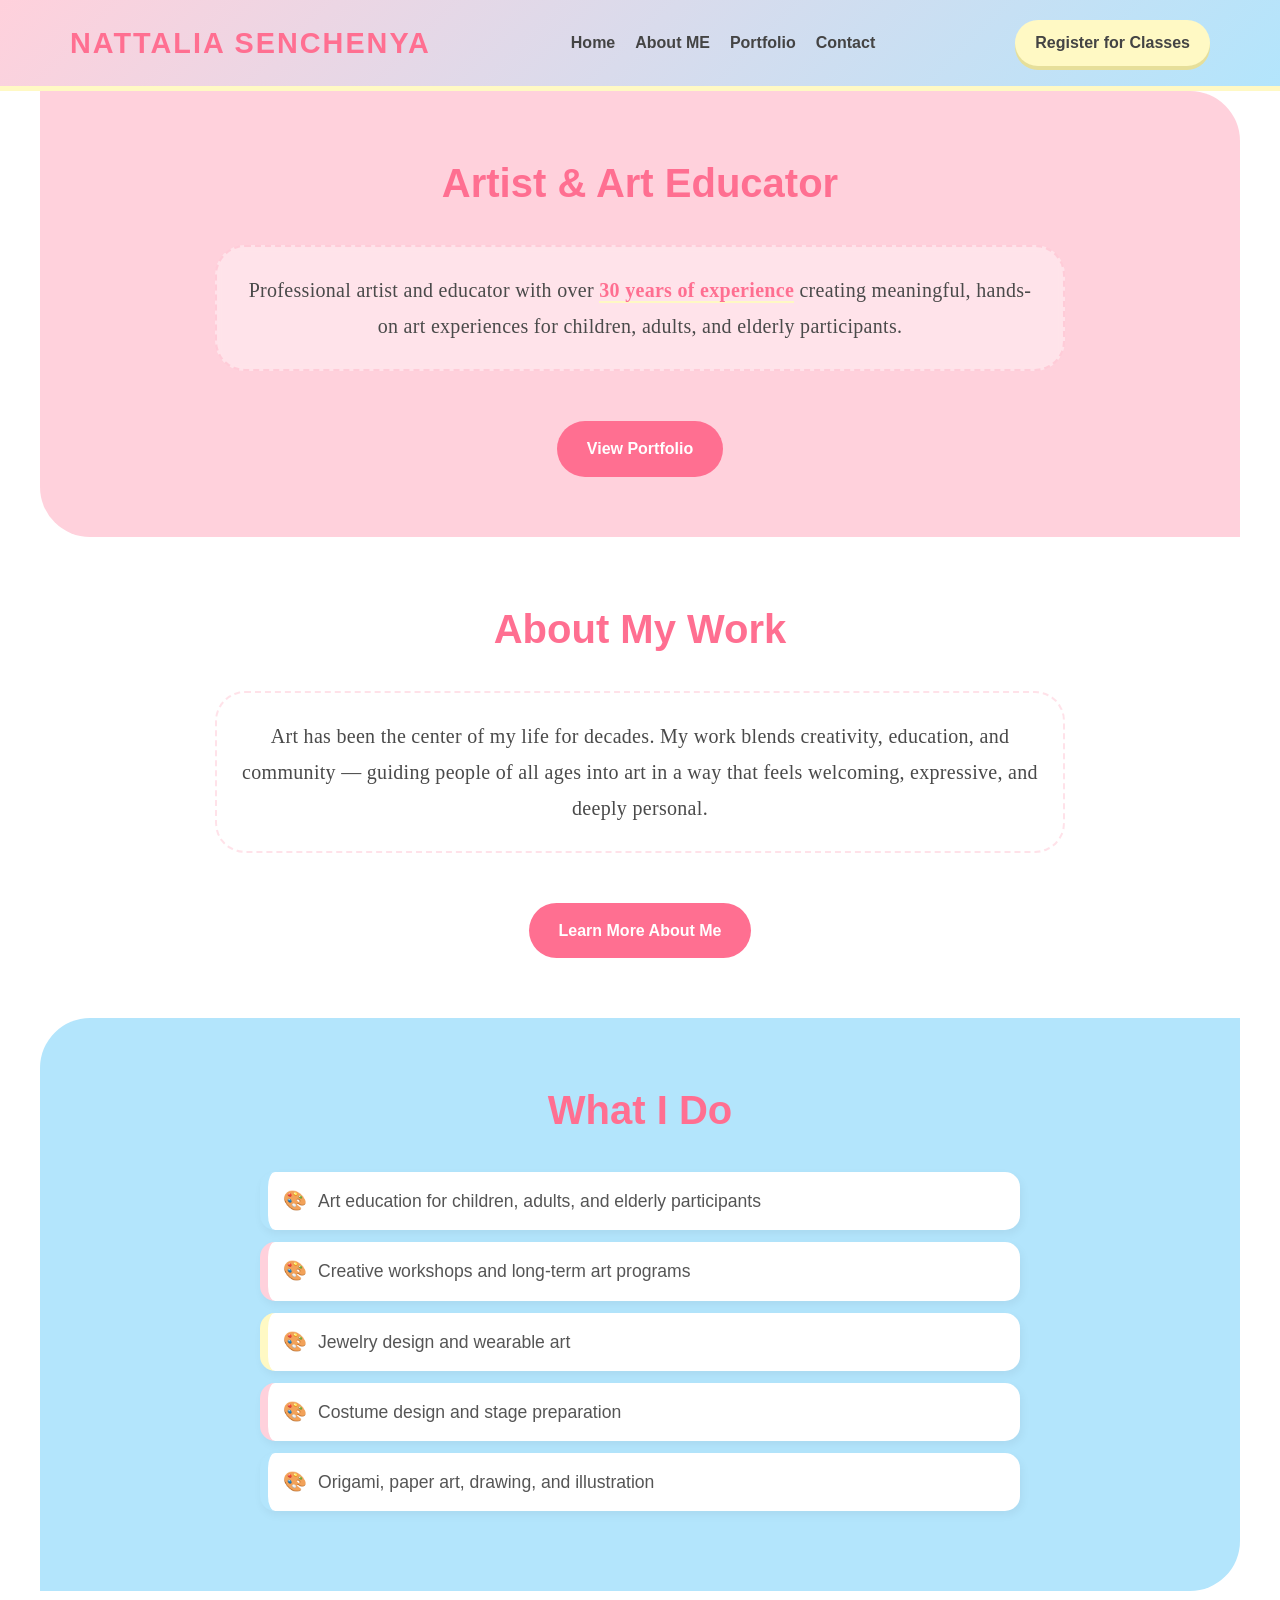
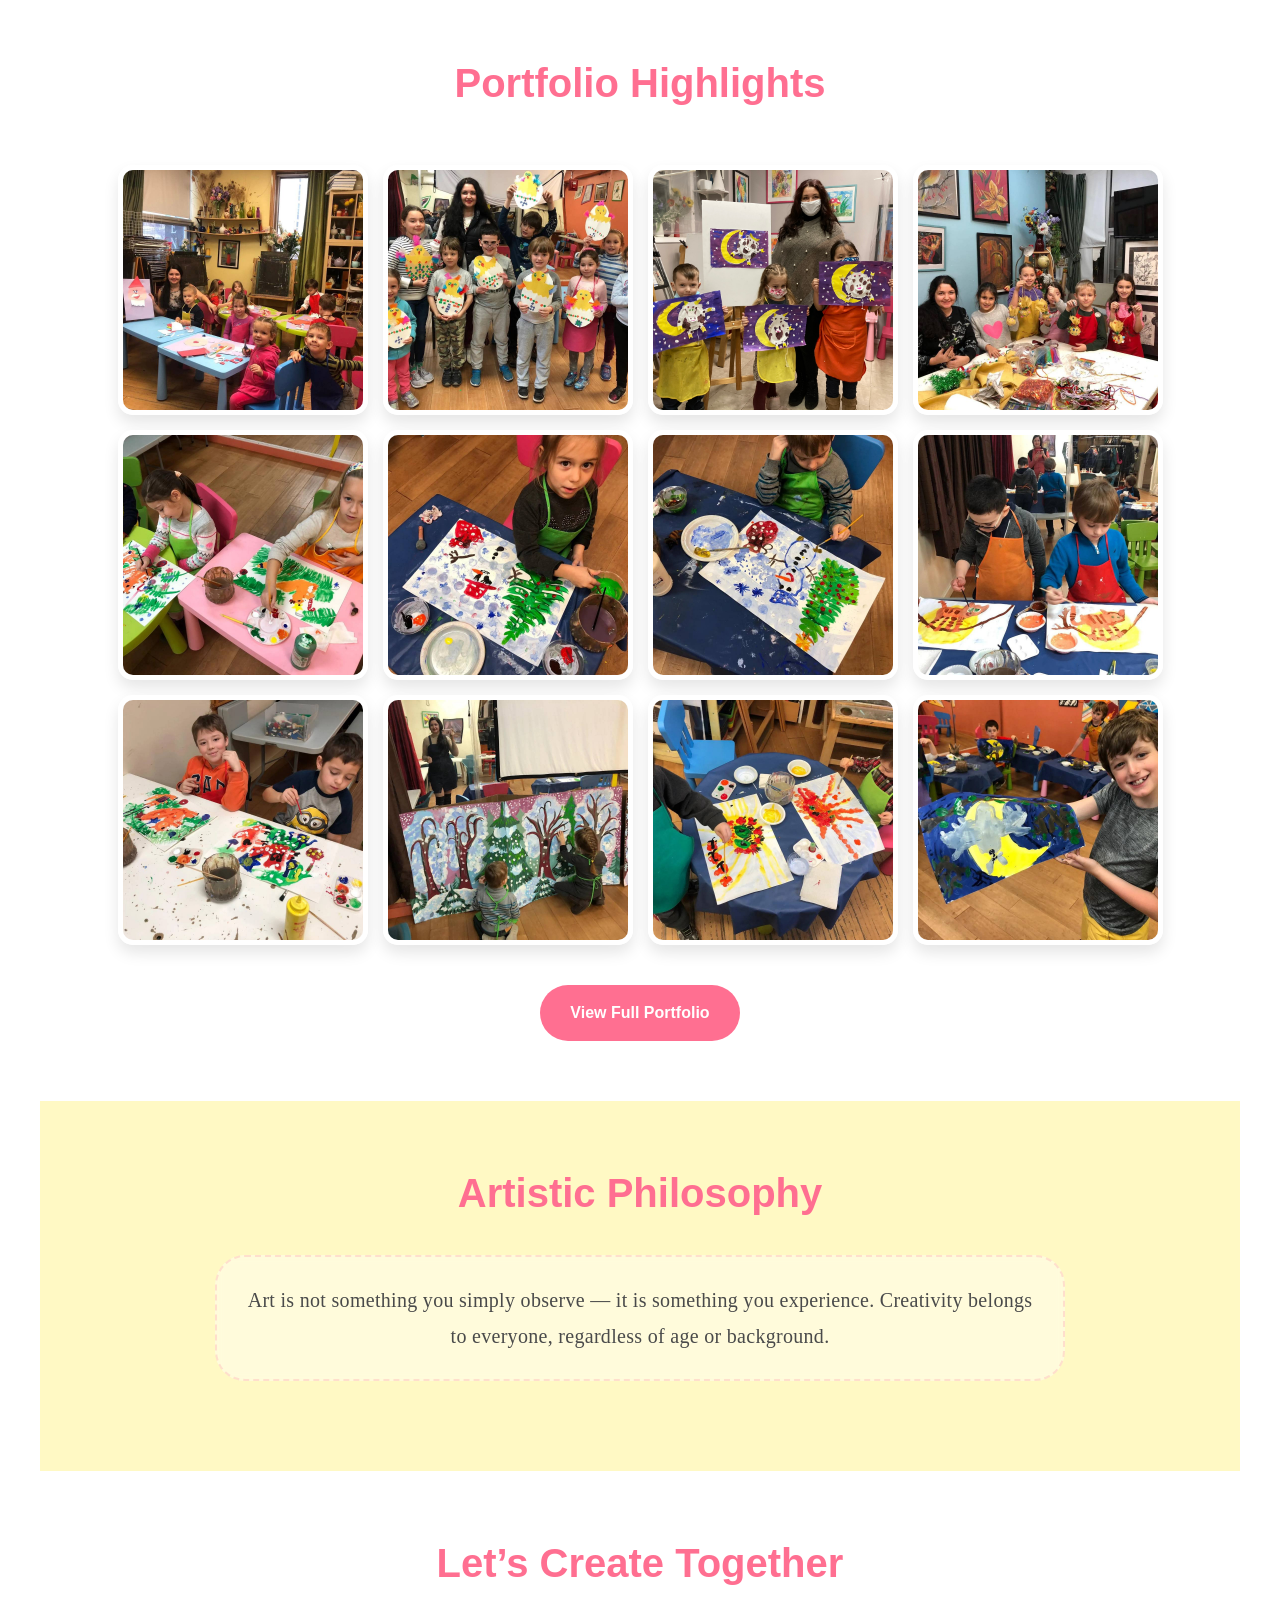
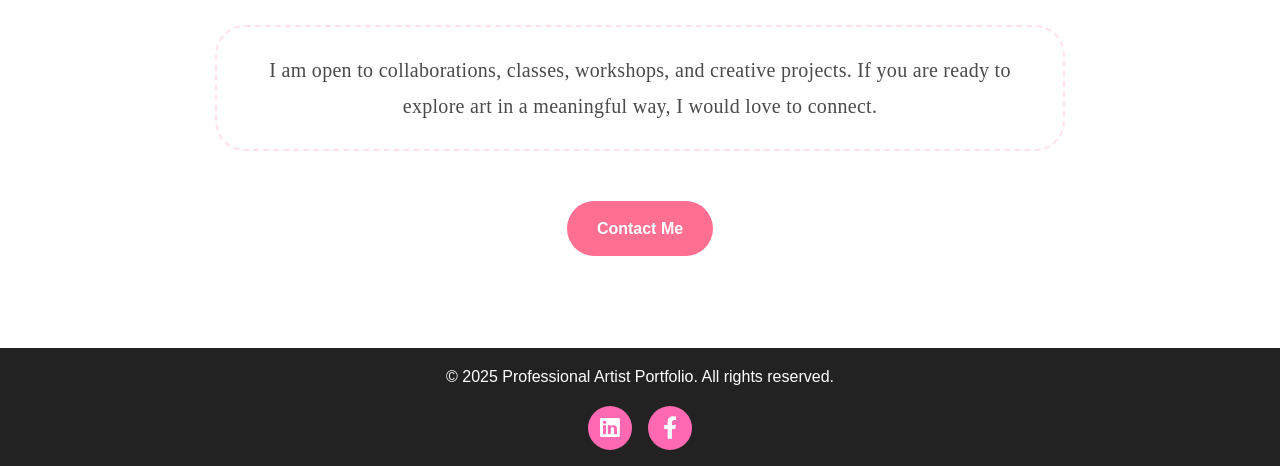
<file: index.html>
<!DOCTYPE html>
<html lang="en">
<head>
  <meta charset="UTF-8" />
  <meta name="viewport" content="width=device-width, initial-scale=1.0" />
  <title>Nattalia Senchenya | Artist & Art Educator</title>

  <meta name="description" content="Artist and art educator with over 30 years of experience creating meaningful art experiences for children, adults, and elderly participants." />

  <link rel="stylesheet" href="style.css">
  <link rel="stylesheet" href="https://cdnjs.cloudflare.com/ajax/libs/font-awesome/5.14.0/css/all.min.css" />
</head>

<body>
<script src="gallery.js"></script> 
<!-- HEADER / NAVIGATION -->
<header>
  <nav class="main-nav">

    <div class="artist-name">Nattalia Senchenya</div>

    <ul class="nav-links">
      <li><a href="index.html" aria-current="page">Home</a></li>
      <li><a href="about.html">About ME</a></li>
      <li><a href="portfolio.html">Portfolio</a></li>
      <li><a href="contact.html">Contact</a></li>
    </ul>

    <a href="services.html" class="register-btn">Register for Classes</a>
  </nav>
</header>

<main>

  <!-- HERO / INTRO -->
  <section class="accent-2">
    <h1 class="section-title">Artist & Art Educator</h1>

    <p class="section_paragraph">
      Professional artist and educator with over <strong>30 years of experience</strong>
      creating meaningful, hands-on art experiences for children, adults, and elderly participants.
    </p>

    <center>
      <a href="portfolio.html" class="resume-btn">View Portfolio</a>
    </center>
  </section>

  <!-- ABOUT SUMMARY -->
  <section>
    <h2 class="section-title">About My Work</h2>

    <p class="section_paragraph">
      Art has been the center of my life for decades. My work blends creativity,
      education, and community — guiding people of all ages into art in a way that
      feels welcoming, expressive, and deeply personal.
    </p>

    <center>
      <a href="about.html" class="resume-btn">Learn More About Me</a>
    </center>
  </section>

  <!-- WHAT I DO -->
  <section class="accent-1">
    <h2 class="section-title">What I Do</h2>

    <ul class="art-list">
      <li>Art education for children, adults, and elderly participants</li>
      <li>Creative workshops and long-term art programs</li>
      <li>Jewelry design and wearable art</li>
      <li>Costume design and stage preparation</li>
      <li>Origami, paper art, drawing, and illustration</li>
    </ul>
  </section>

  <!-- PORTFOLIO PREVIEW -->
  <section>
    <h2 class="section-title">Portfolio Highlights</h2>

    <div class="gallery">
      <!-- Replace with 6–8 BEST images only -->
       <img src="photo_39_2025-12-27_19-32-32.jpg" alt="Children participating in art projects" />
        <img src="photo_59_2025-12-27_19-31-18.jpg" alt="Children participating in art projects" />
        <img src="IMG_2890.JPEG" alt="Children participating in art projects" />
        <img src="photo_12_2025-12-27_19-30-24.jpg" alt="Children participating in art projects" />
           <img src="photo_12_2025-12-27_19-32-32.jpg" alt="Children participating in art projects" />
             <img src="photo_13_2025-12-27_19-30-24.jpg" alt="Children participating in art projects" />
             <img src="photo_14_2025-12-27_19-30-24.jpg" alt="Children participating in art projects" />
             <img src="photo_14_2025-12-27_19-31-18.jpg" alt="Children participating in art projects" />
             <img src="photo_14_2025-12-27_19-32-32.jpg" alt="Children participating in art projects" />
             <img src="photo_15_2025-12-27_19-30-24.jpg" alt="Children participating in art projects" />
             <img src="photo_17_2025-12-27_19-31-18.jpg" alt="Children participating in art projects" />
             <img src="photo_89_2025-12-27_19-30-24.jpg" alt="Children participating in art projects" />
        
    </div>
    <center>
      <a href="portfolio.html" class="resume-btn">View Full Portfolio</a>
    </center>
  </section>

  <!-- PHILOSOPHY -->
  <section class="accent-3">
    <h2 class="section-title">Artistic Philosophy</h2>

    <p class="section_paragraph">
      Art is not something you simply observe — it is something you experience.
      Creativity belongs to everyone, regardless of age or background.
    </p>
  </section>

  <!-- CALL TO ACTION -->
  <section>
    <h2 class="section-title">Let’s Create Together</h2>

    <p class="section_paragraph">
      I am open to collaborations, classes, workshops, and creative projects.
      If you are ready to explore art in a meaningful way, I would love to connect.
    </p>

    <center>
      <a href="contact.html" class="resume-btn">Contact Me</a>
    </center>
  </section>

</main>

<!-- FOOTER -->
<footer>
  <p>&copy; 2025 Professional Artist Portfolio. All rights reserved.</p>

  <div class="social-links">
    <a href="https://www.linkedin.com/in/YOUR_LINKEDIN" target="_blank"><i class="fab fa-linkedin"></i></a>
    <a href="https://www.facebook.com/YOUR_FACEBOOK" target="_blank"><i class="fab fa-facebook-f"></i></a>
  </div>
</footer>

</body>
</html>
</file>
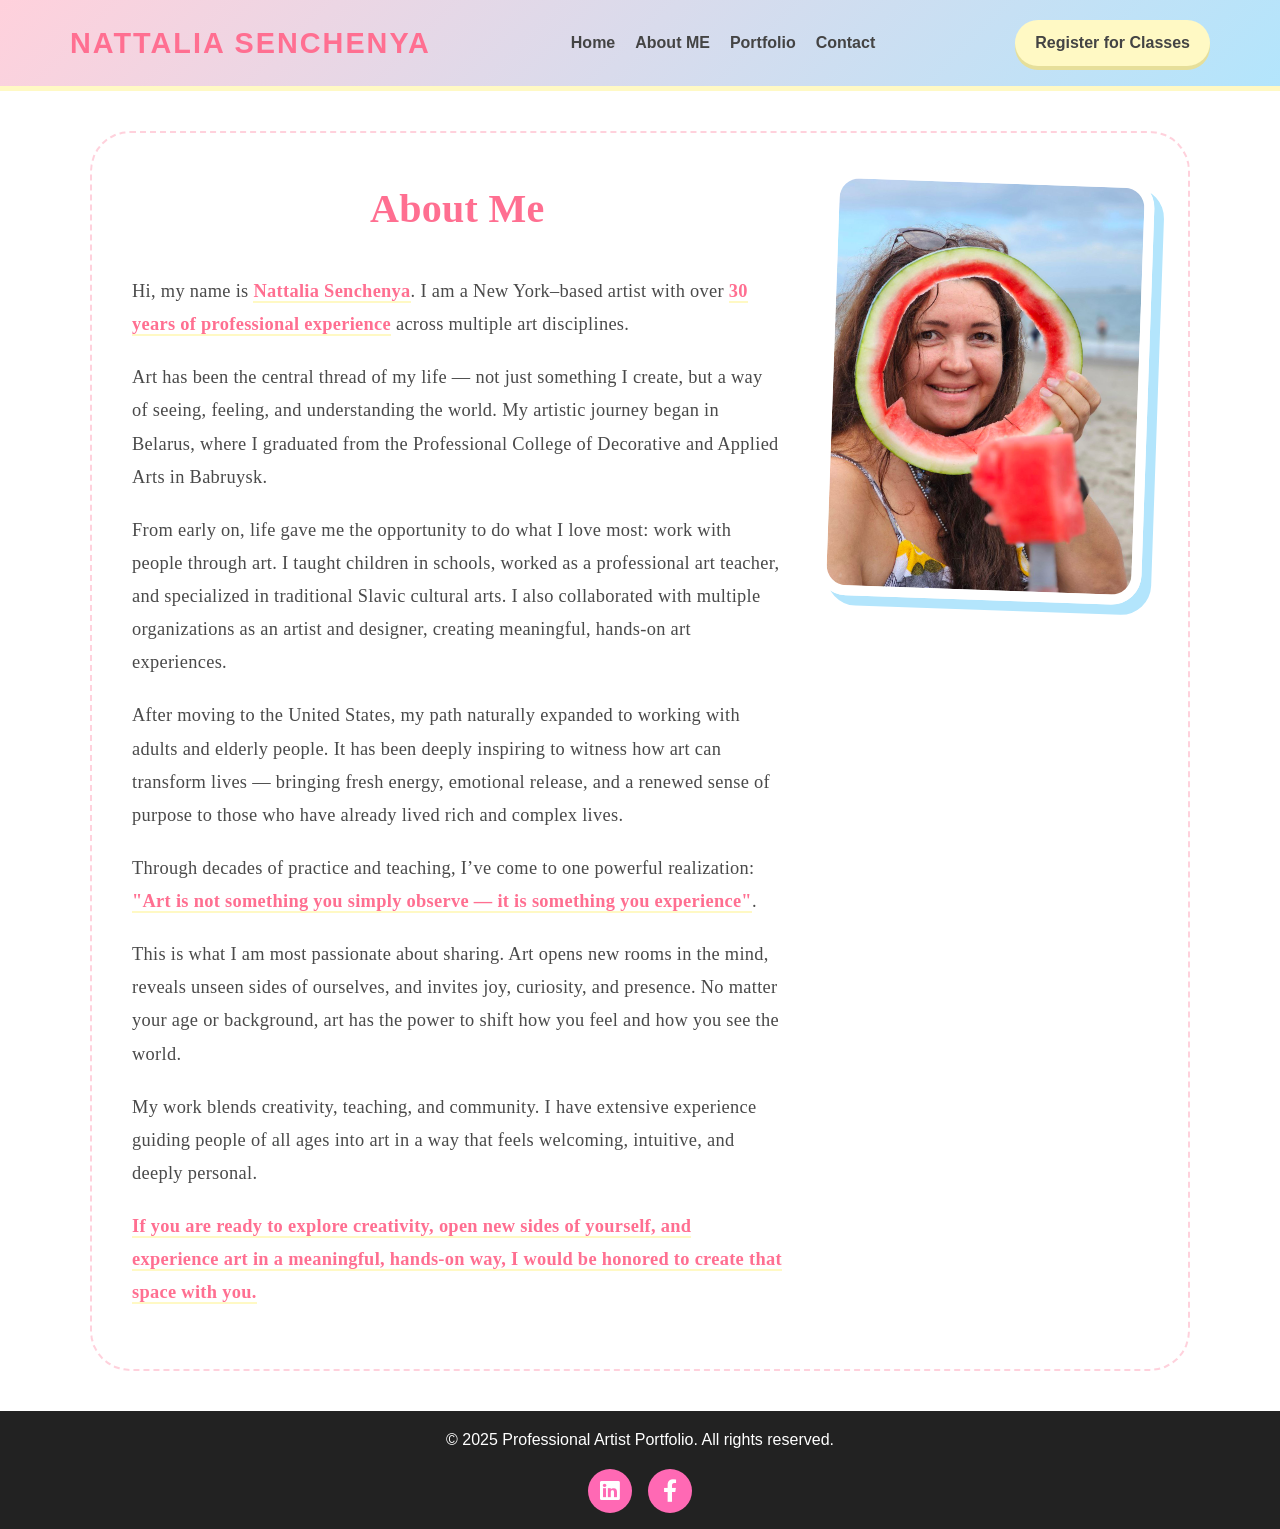
<file: about.html>
<!DOCTYPE html>
<html lang="en">
<head>
  <meta charset="UTF-8" />
  <link rel="stylesheet" href="style.css">
  <link rel="stylesheet" href="https://cdnjs.cloudflare.com/ajax/libs/font-awesome/5.14.0/css/all.min.css" />
  <meta name="viewport" content="width=device-width, initial-scale=1.0" />
  <title>About | Nattalia Senchenya</title>
  <meta name="description" content="Learn more about Nattalia Senchenya, an independent artist with over 30 years of experience creating hands-on, expressive, and community-focused art experiences." />
</head>

<body>

  <!-- HEADER / NAVIGATION -->
 <header>
  <nav class="main-nav">

    <!-- Artist Name -->
    <div class="artist-name">Nattalia Senchenya</div>

    <!-- Navigation Links -->
    <ul class="nav-links">
      <li><a href="index.html">Home</a></li>
      <li><a href="about.html" aria-current="page">About ME</a></li>
      <li><a href="portfolio.html">Portfolio</a></li>
      <li><a href="contact.html">Contact</a></li>
    </ul>

   <a href="services.html" class="register-btn">Register for Classes</a>

  </nav>
</header>

  <!-- MAIN CONTENT -->
  <main>

<div class="section_paragraph about-container">
    <div class="about-text">
   <h1 class="section-title">About Me</h1>

 <p>
  Hi, my name is <strong>Nattalia Senchenya</strong>. I am a New York–based artist
  with over <strong>30 years of professional experience</strong> across multiple
  art disciplines.
 </p>

 <p>
  Art has been the central thread of my life — not just something I create, but
  a way of seeing, feeling, and understanding the world. My artistic journey
  began in Belarus, where I graduated from the Professional College of
  Decorative and Applied Arts in Babruysk.
 </p>

 <p>
  From early on, life gave me the opportunity to do what I love most: work with
  people through art. I taught children in schools, worked as a professional art
  teacher, and specialized in traditional Slavic cultural arts. I also collaborated
  with multiple organizations as an artist and designer, creating meaningful,
  hands-on art experiences.
 </p>

 <p>
  After moving to the United States, my path naturally expanded to working with
  adults and elderly people. It has been deeply inspiring to witness how art can
  transform lives — bringing fresh energy, emotional release, and a renewed sense
  of purpose to those who have already lived rich and complex lives.
 </p>

 <p>
  Through decades of practice and teaching, I’ve come to one powerful realization:
  <strong>"Art is not something you simply observe — it is something you experience"</strong>.
 </p>

 <p>
  This is what I am most passionate about sharing. Art opens new rooms in the mind,
  reveals unseen sides of ourselves, and invites joy, curiosity, and presence.
  No matter your age or background, art has the power to shift how you feel and
  how you see the world.
 </p>

 <p>
  My work blends creativity, teaching, and community. I have extensive experience
  guiding people of all ages into art in a way that feels welcoming, intuitive,
  and deeply personal.
 </p>

 <p>
  <strong>
    If you are ready to explore creativity, open new sides of yourself, and
    experience art in a meaningful, hands-on way, I would be honored to create
    that space with you.
  </strong>
 </p>

</div>

   
      <div class="about-image-wrapper">
       <img
      src="IMG_0111.JPEG"
      alt="Portrait of Nattalia Senchenya"
        />
      </div>
  </div>
  


  </main>

  <!-- FOOTER -->
  <footer>
         <p>&copy; 2025 Professional Artist Portfolio. All rights reserved.</p>
        <div class="social-links">
            <a href="https://www.linkedin.com/in/YOUR_LINKEDIN" target="_blank"><i class="fab fa-linkedin"></i></a>
            
            <a href="https://www.facebook.com/YOUR_FACEBOOK" target="_blank"><i class="fab fa-facebook-f"></i></a>
        </div>
    </footer>

</body>
</html>
</file>
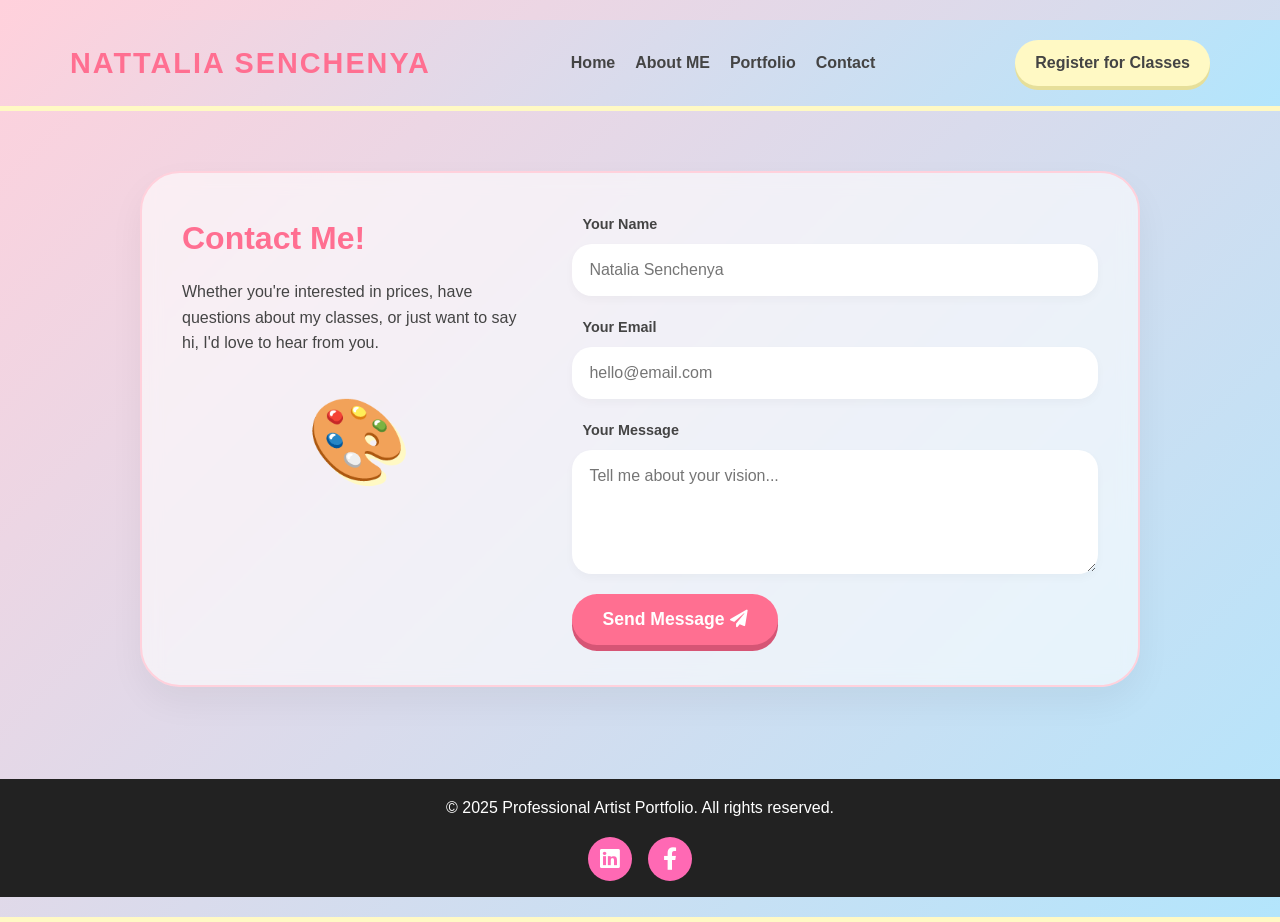
<file: contact.html>
<!DOCTYPE html>
<html lang="en">
<head>
    <link rel="stylesheet" href="style.css">
    <link rel="stylesheet" href="https://cdnjs.cloudflare.com/ajax/libs/font-awesome/5.14.0/css/all.min.css" />
    <meta charset="UTF-8">
    <title>Contact</title>
</head>
<body>

    <header>

   <header>
  <nav class="main-nav">

    <!-- Artist Name -->
    <div class="artist-name">Nattalia Senchenya</div>

    <!-- Navigation Links -->
    <ul class="nav-links">
      <li><a href="index.html">Home</a></li>
      <li><a href="about.html" aria-current="page">About ME</a></li>
      <li><a href="portfolio.html">Portfolio</a></li>
      <li><a href="contact.html">Contact</a></li>
    </ul>

   <a href="services.html" class="register-btn">Register for Classes</a>

  </nav>
</header>

  <section class="contact-section">

  
  <div class="contact-container">
    <div class="contact-info">
      <h3>Contact Me!</h3>
      <p>Whether you're interested in prices, have questions about my classes, or just want to say hi, I'd love to hear from you.</p>
      <div class="artistic-blob">🎨</div>
    </div>

    <form action="mailto:nataliasenchenyaart@gmail.com" method="post" enctype="text/plain" class="artistic-form">
      <div class="form-group">
        <label for="name">Your Name</label>
        <input type="text" id="name" name="Name" placeholder="Natalia Senchenya" required>
      </div>

      <div class="form-group">
        <label for="email">Your Email</label>
        <input type="email" id="email" name="Email" placeholder="hello@email.com" required>
      </div>

      <div class="form-group">
        <label for="message">Your Message</label>
        <textarea id="message" name="Message" rows="5" placeholder="Tell me about your vision..." required></textarea>
      </div>

      <button type="submit" class="submit-btn">
        Send Message <i class="fas fa-paper-plane"></i>
      </button>
    </form>
  </div>
</section>


    <footer>
         <p>&copy; 2025 Professional Artist Portfolio. All rights reserved.</p>
        <div class="social-links">
            <a href="https://www.linkedin.com/in/YOUR_LINKEDIN" target="_blank"><i class="fab fa-linkedin"></i></a>
            <a href="https://www.facebook.com/YOUR_FACEBOOK" target="_blank"><i class="fab fa-facebook-f"></i></a>
        </div>
    </footer>


</body>
</html>
</file>
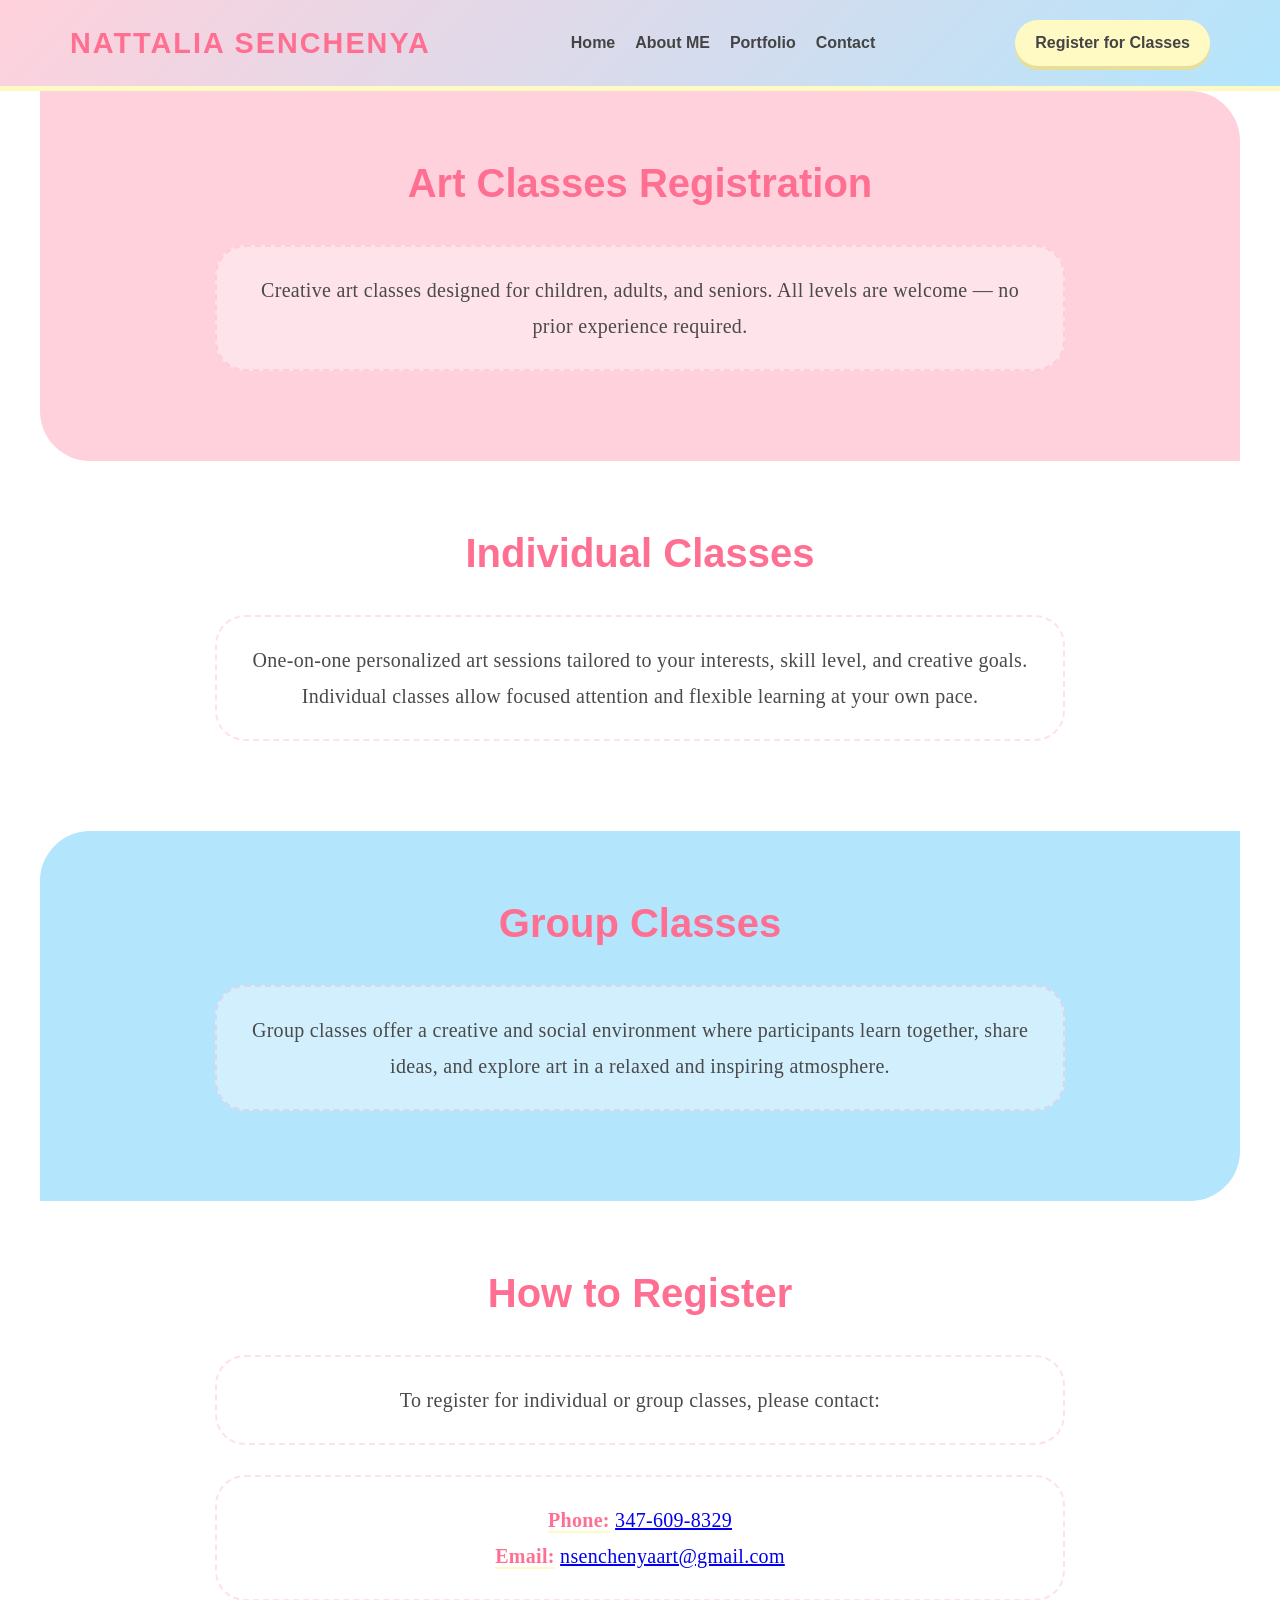
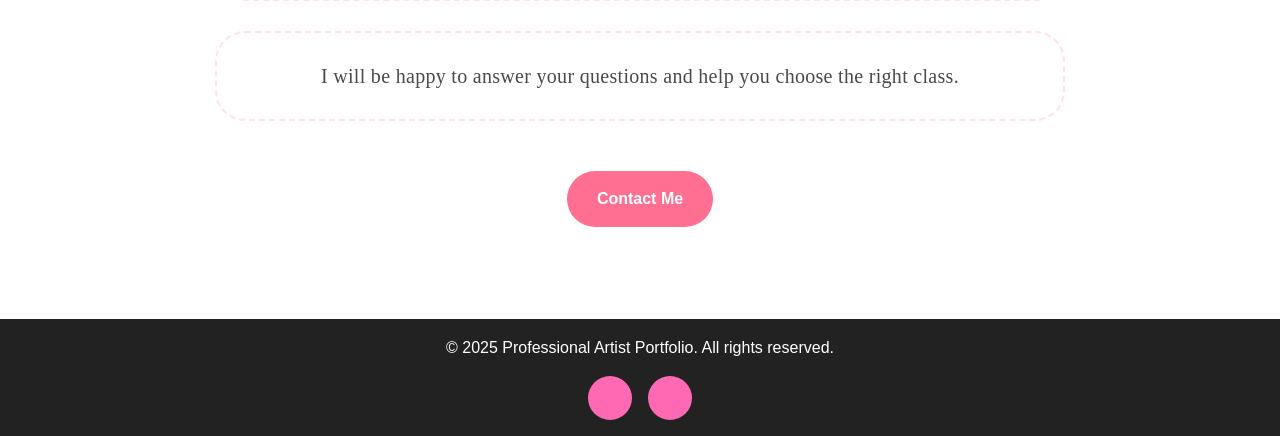
<file: services.html>
<!DOCTYPE html>
<html lang="en">
<head>
  <meta charset="UTF-8">
  <title>Art Classes Registration</title>
  <meta name="viewport" content="width=device-width, initial-scale=1.0">

  <link rel="stylesheet" href="style.css">
</head>

<body>

<header>
  <nav class="main-nav">
    <div class="artist-name">Nattalia Senchenya</div>

    <ul class="nav-links">
      <li><a href="index.html">Home</a></li>
      <li><a href="about.html">About ME</a></li>
      <li><a href="portfolio.html">Portfolio</a></li>
      <li><a href="contact.html">Contact</a></li>
    </ul>

    <a href="services.html" class="register-btn">Register for Classes</a>
  </nav>
</header>

<main>

  <!-- PAGE TITLE -->
  <section class="accent-2">
    <h1 class="section-title">Art Classes Registration</h1>

    <p class="section_paragraph">
      Creative art classes designed for children, adults, and seniors.
      All levels are welcome — no prior experience required.
    </p>
  </section>

  <!-- INDIVIDUAL CLASSES -->
  <section>
    <h2 class="section-title">Individual Classes</h2>

    <p class="section_paragraph">
      One-on-one personalized art sessions tailored to your interests,
      skill level, and creative goals. Individual classes allow focused
      attention and flexible learning at your own pace.
    </p>

  </section>

  <!-- GROUP CLASSES -->
  <section class="accent-1">
    <h2 class="section-title">Group Classes</h2>

    <p class="section_paragraph">
      Group classes offer a creative and social environment where
      participants learn together, share ideas, and explore art
      in a relaxed and inspiring atmosphere.
    </p>
  </section>

  <!-- REGISTRATION INFO -->
  <section>
    <h2 class="section-title">How to Register</h2>

    <p class="section_paragraph">
      To register for individual or group classes, please contact:
    </p>

    <p class="section_paragraph">
      <strong>Phone:</strong> <a href="tel:13476098329">347-609-8329</a><br>
      <strong>Email:</strong> <a href="mailto:nsenchenyaart@gmail.com">nsenchenyaart@gmail.com</a>
    </p>

    <p class="section_paragraph">
      I will be happy to answer your questions and help you choose
      the right class.
      <center>
      <a href="contact.html" class="resume-btn">Contact Me</a>
    </center>
    </p>
  </section>

</main>

<footer>
  <p>&copy; 2025 Professional Artist Portfolio. All rights reserved.</p>

  <div class="social-links">
    <a href="https://www.linkedin.com/in/YOUR_LINKEDIN" target="_blank"><i class="fab fa-linkedin"></i></a>
    <a href="https://www.facebook.com/YOUR_FACEBOOK" target="_blank"><i class="fab fa-facebook-f"></i></a>
  </div>
</footer>

</body>
</html>
</file>
<file: style.css>
:root {
  --pink: #FFD1DC;
  --blue: #B3E5FC;
  --yellow: #FFF9C4;
  --accent-dark: #FF6F91;
  --text-color: #444;
  --white: #ffffff;
}

* {
  box-sizing: border-box;
  margin: 0;
  padding: 0;
}

body {
  font-family: 'Segoe UI', Tahoma, Geneva, Verdana, sans-serif;
  line-height: 1.6;
  color: var(--text-color);
  background-color: var(--white);
  overflow-x: hidden;
}

/* HEADER & NAVIGATION */
header {
  background: linear-gradient(135deg, var(--pink), var(--blue));
  padding: 20px 0;
  border-bottom: 5px solid var(--yellow);
  position: sticky;
  top: 0;
  z-index: 1000;
}

.main-nav {
  display: flex;
  justify-content: space-around;
  align-items: center;
  flex-wrap: wrap;
}

.artist-name {
  font-size: 1.8rem;
  font-weight: bold;
  color: var(--accent-dark);
  text-transform: uppercase;
  letter-spacing: 2px;
}

.nav-links {
  list-style: none;
  display: flex;
  gap: 20px;
}

.nav-links a {
  text-decoration: none;
  color: var(--text-color);
  font-weight: 600;
  transition: 0.3s;
}

.nav-links a:hover {
  color: var(--accent-dark);
}

.register-btn {
  background-color: var(--yellow);
  padding: 10px 20px;
  border-radius: 25px;
  text-decoration: none;
  color: var(--text-color);
  font-weight: bold;
  box-shadow: 0 4px 0px #e6df9a;
  transition: 0.2s;
}

.register-btn:hover {
  transform: translateY(-2px);
}

/* SECTION STYLING */
section {
  padding: 60px 20px;
  max-width: 1200px;
  margin: 0 auto;
}

.section-title {
  text-align: center;
  font-size: 2.5rem;
  margin-bottom: 30px;
  color: var(--accent-dark);
  position: relative;
}

.section_paragraph {
  max-width: 850px;
  margin: 0 auto 30px auto;
  text-align: center;
  
  /* Artistic Typography */
  font-family: 'Solway', serif; /* A soft, elegant serif font */
  font-size: 1.25rem;
  line-height: 1.8;
  color: #4a4a4a;
  letter-spacing: 0.3px;
  
  /* Visual Elegance */
  padding: 25px;
  background: rgba(255, 255, 255, 0.4); /* Glass-like transparency */
  backdrop-filter: blur(5px);
  border-radius: 30px;
  border: 2px dashed rgba(255, 111, 145, 0.2); /* Soft pink dashed border */
  
  /* Subtle Animation */
  transition: all 0.4s ease-in-out;
}

/* Make strong tags (years of experience) pop with color */
.section_paragraph strong {
  color: var(--accent-dark);
  font-weight: 700;
  border-bottom: 2px solid var(--yellow);
}

/* Hover effect for a playful artistic touch */
.section_paragraph:hover {
  background: rgba(255, 255, 255, 0.8);
  transform: translateY(-5px);
  box-shadow: 0 10px 30px rgba(0,0,0,0.05);
  border-style: solid; /* Change dash to solid on hover */
}

/* Mobile Adjustment */
@media (max-width: 768px) {
  .section_paragraph {
    font-size: 1.1rem;
    padding: 15px;
    width: 90%;
  }
}

/* BACKGROUND ACCENTS */
.accent-1 { background-color: var(--blue); border-radius: 50px 0 50px 0; }
.accent-2 { background-color: var(--pink); border-radius: 0 50px 0 50px; }
.accent-3 { background-color: var(--yellow); }

/* PHOTO GALLERY (The "Line Order" Grid) */
.gallery {
  display: flex;
  flex-wrap: wrap;
  justify-content: center;
  gap: 15px;
  padding: 20px 0;
}

.gallery img {
  width: 250px;
  height: 250px;
  object-fit: cover;
  border-radius: 15px;
  border: 5px solid white;
  box-shadow: 0 8px 15px rgba(0,0,0,0.1);
  cursor: pointer;
  transition: transform 0.3s cubic-bezier(0.175, 0.885, 0.32, 1.275);
}

.gallery img:hover {
  transform: scale(1.08) rotate(2deg);
  border-color: var(--accent-dark);
}

/* LIGHTBOX MODAL (JavaScript Interactive Part) */
.modal {
  display: none;
  position: fixed;
  z-index: 2000;
  top: 0; left: 0;
  width: 100%; height: 100%;
  background-color: rgba(0,0,0,0.9);
  align-items: center;
  justify-content: center;
}

.modal-content {
  max-width: 90%;
  max-height: 80%;
  border: 10px solid white;
  border-radius: 10px;
}

.close-modal {
  position: absolute;
  top: 20px; right: 30px;
  color: white;
  font-size: 50px;
  cursor: pointer;
}

/* BUTTONS */
.resume-btn {
  display: inline-block;
  padding: 15px 30px;
  background-color: var(--accent-dark);
  color: white;
  text-decoration: none;
  border-radius: 30px;
  font-weight: bold;
  margin-top: 20px;
}

.resume-btn:hover {
  transform: translateY(-2px);
}

/* MOBILE RESPONSIVENESS */
@media (max-width: 768px) {
  .main-nav { flex-direction: column; gap: 15px; }
  .gallery img { width: 45%; height: 180px; } /* Two images per line on mobile */
  .section-title { font-size: 1.8rem; }
}
/* Social Media Labels at bottom */
/* Social links container – stays in layout (no floating) */
.social-links {
  display: flex;
  justify-content: center;
  align-items: center;
  gap: 1rem;
  margin-top: 1rem;
}

/* Individual logo buttons */
.social-links a {
  background-color: #ff69b4; /* vibrant pink */
  color: white;
  width: 44px;
  height: 44px;
  border-radius: 50%;
  display: flex;
  align-items: center;
  justify-content: center;
  text-decoration: none;
  font-size: 1.4rem;
  transition: transform 0.3s ease, box-shadow 0.3s ease;
}

/* Hover effect */
.social-links a:hover {
  transform: translateY(-3px);
  box-shadow: 0 5px 12px rgba(255, 105, 180, 0.4);
}

footer { text-align: center; padding: 1rem; background-color: #222; color: #fff; margin-top: 2rem; }

.art-list {
  list-style: none; /* Removes default dots */
  max-width: 800px;
  margin: 20px auto;
  padding: 0 20px;
  text-align: left; /* Better for reading lists */
}

.art-list li {
  background: white;
  margin-bottom: 12px;
  padding: 15px 20px 15px 50px;
  border-radius: 15px;
  position: relative;
  font-size: 1.1rem;
  font-weight: 500;
  color: #555;
  transition: all 0.3s ease;
  box-shadow: 2px 4px 10px rgba(0, 0, 0, 0.05);
  border-left: 8px solid var(--blue); /* Vertical stripe */
}

/* Creating Colorful Markers using "Before" elements */
.art-list li::before {
  content: '🎨'; /* Artistic icon as a bullet point */
  position: absolute;
  left: 15px;
  top: 50%;
  transform: translateY(-50%);
  font-size: 1.2rem;
}

/* Alternate colors for every list item to make it fun */
.art-list li:nth-child(even) {
  border-left-color: var(--pink);
}

.art-list li:nth-child(3n) {
  border-left-color: var(--yellow);
}

/* Interactive Hover Effect */
.art-list li:hover {
  transform: translateX(10px) scale(1.02);
  background-color: #fafafa;
  box-shadow: 5px 8px 15px rgba(0, 0, 0, 0.1);
  color: var(--accent-dark);
}

/* Mobile Adjustment for lists */
@media (max-width: 600px) {
  .art-list li {
    font-size: 1rem;
    padding: 12px 15px 12px 45px;
  }
}


/* Container for the Text + Image */
.section_paragraph.about-container {
  max-width: 1100px;
  margin: 40px auto;
  padding: 40px;
  background: rgba(255, 255, 255, 0.7);
  backdrop-filter: blur(10px);
  border-radius: 40px;
  border: 2px dashed var(--pink);
  
  /* Flexbox Layout */
  display: flex;
  align-items: flex-start; /* Aligns items to the top */
  gap: 40px; /* Space between text and image */
  text-align: left; /* Elegant left-align for long text */
}

/* Text side */
.about-text {
  flex: 2; /* Takes up 2 parts of space */
}

.about-text p {
  margin-bottom: 20px;
  font-family: 'Solway', serif;
  font-size: 1.15rem;
  line-height: 1.8;
}

/* Image side */
.about-image-wrapper {
  flex: 1; /* Takes up 1 part of space */
  position: sticky; /* Image stays visible as they read */
  top: 100px;
}

.about-image-wrapper img {
  width: 100%;
  max-width: 350px;
  height: auto;
  border-radius: 30px;
  border: 10px solid white;
  box-shadow: 10px 10px 0px var(--blue); /* Fun "offset" shadow effect */
  transform: rotate(2deg); /* Artistic slight tilt */
  transition: transform 0.3s ease;
}

.about-image-wrapper img:hover {
  transform: rotate(0deg) scale(1.02);
}

/* MOBILE RESPONSIVENESS */
@media (max-width: 900px) {
  .section_paragraph.about-container {
    flex-direction: column; /* Stack image on top or bottom */
    padding: 25px;
    gap: 20px;
  }

  .about-image-wrapper {
    order: -1; /* Moves image to the TOP on mobile */
    position: static;
    display: flex;
    justify-content: center;
    width: 100%;
  }

  .about-image-wrapper img {
    max-width: 250px; /* Smaller on mobile */
    transform: rotate(0deg);
  }
  
  .about-text {
    text-align: center; /* Center text on mobile for better flow */
  }
}

/* CONTACT PAGE SPECIFIC STYLING */
.contact-section {
  padding: 60px 20px;
}

.contact-container {
  max-width: 1000px;
  margin: 0 auto;
  display: grid;
  grid-template-columns: 1fr 1.5fr; /* Split screen layout */
  gap: 40px;
  background: rgba(255, 255, 255, 0.6);
  backdrop-filter: blur(10px);
  padding: 40px;
  border-radius: 40px;
  border: 2px solid var(--pink);
  box-shadow: 0 15px 35px rgba(0,0,0,0.05);
}

.contact-info h3 {
  color: var(--accent-dark);
  font-size: 2rem;
  margin-bottom: 15px;
}

.artistic-blob {
  font-size: 5rem;
  margin-top: 20px;
  filter: drop-shadow(5px 5px 0px var(--yellow));
  text-align: center;
}

/* Form Elements */
.artistic-form {
  display: flex;
  flex-direction: column;
  gap: 20px;
}

.form-group {
  display: flex;
  flex-direction: column;
}

.form-group label {
  font-weight: bold;
  font-size: 0.9rem;
  margin-bottom: 8px;
  color: var(--text-color);
  margin-left: 10px;
}

.form-group input, 
.form-group textarea {
  width: 100%;
  padding: 15px;
  border: 2px solid transparent;
  border-radius: 20px;
  background: white;
  font-family: inherit;
  font-size: 1rem;
  transition: all 0.3s ease;
  box-shadow: 0 4px 10px rgba(0,0,0,0.03);
}

/* Hover & Focus State */
.form-group input:focus, 
.form-group textarea:focus {
  outline: none;
  border-color: var(--blue);
  box-shadow: 0 0 0 5px rgba(179, 229, 252, 0.3);
  transform: translateY(-2px);
}

/* The Submit Button - Custom Styled */
.submit-btn {
  background-color: var(--accent-dark);
  color: white;
  border: none;
  padding: 15px 30px;
  border-radius: 30px;
  font-size: 1.1rem;
  font-weight: bold;
  cursor: pointer;
  transition: all 0.3s ease;
  align-self: flex-start;
  box-shadow: 0 6px 0px #d65575; /* Darker pink for 3D effect */
}

.submit-btn:hover {
  transform: translateY(-3px);
  box-shadow: 0 9px 0px #d65575;
  background-color: #ff85a1;
}

.submit-btn:active {
  transform: translateY(2px);
  box-shadow: 0 2px 0px #d65575;
}

/* Responsive Fix for Mobile */
@media (max-width: 850px) {
  .contact-container {
    grid-template-columns: 1fr; /* Stack on top of each other */
    padding: 25px;
  }
  
  .contact-info {
    text-align: center;
  }
  
  .submit-btn {
    align-self: center; /* Center button on mobile */
    width: 100%;
  }
}
</file>
